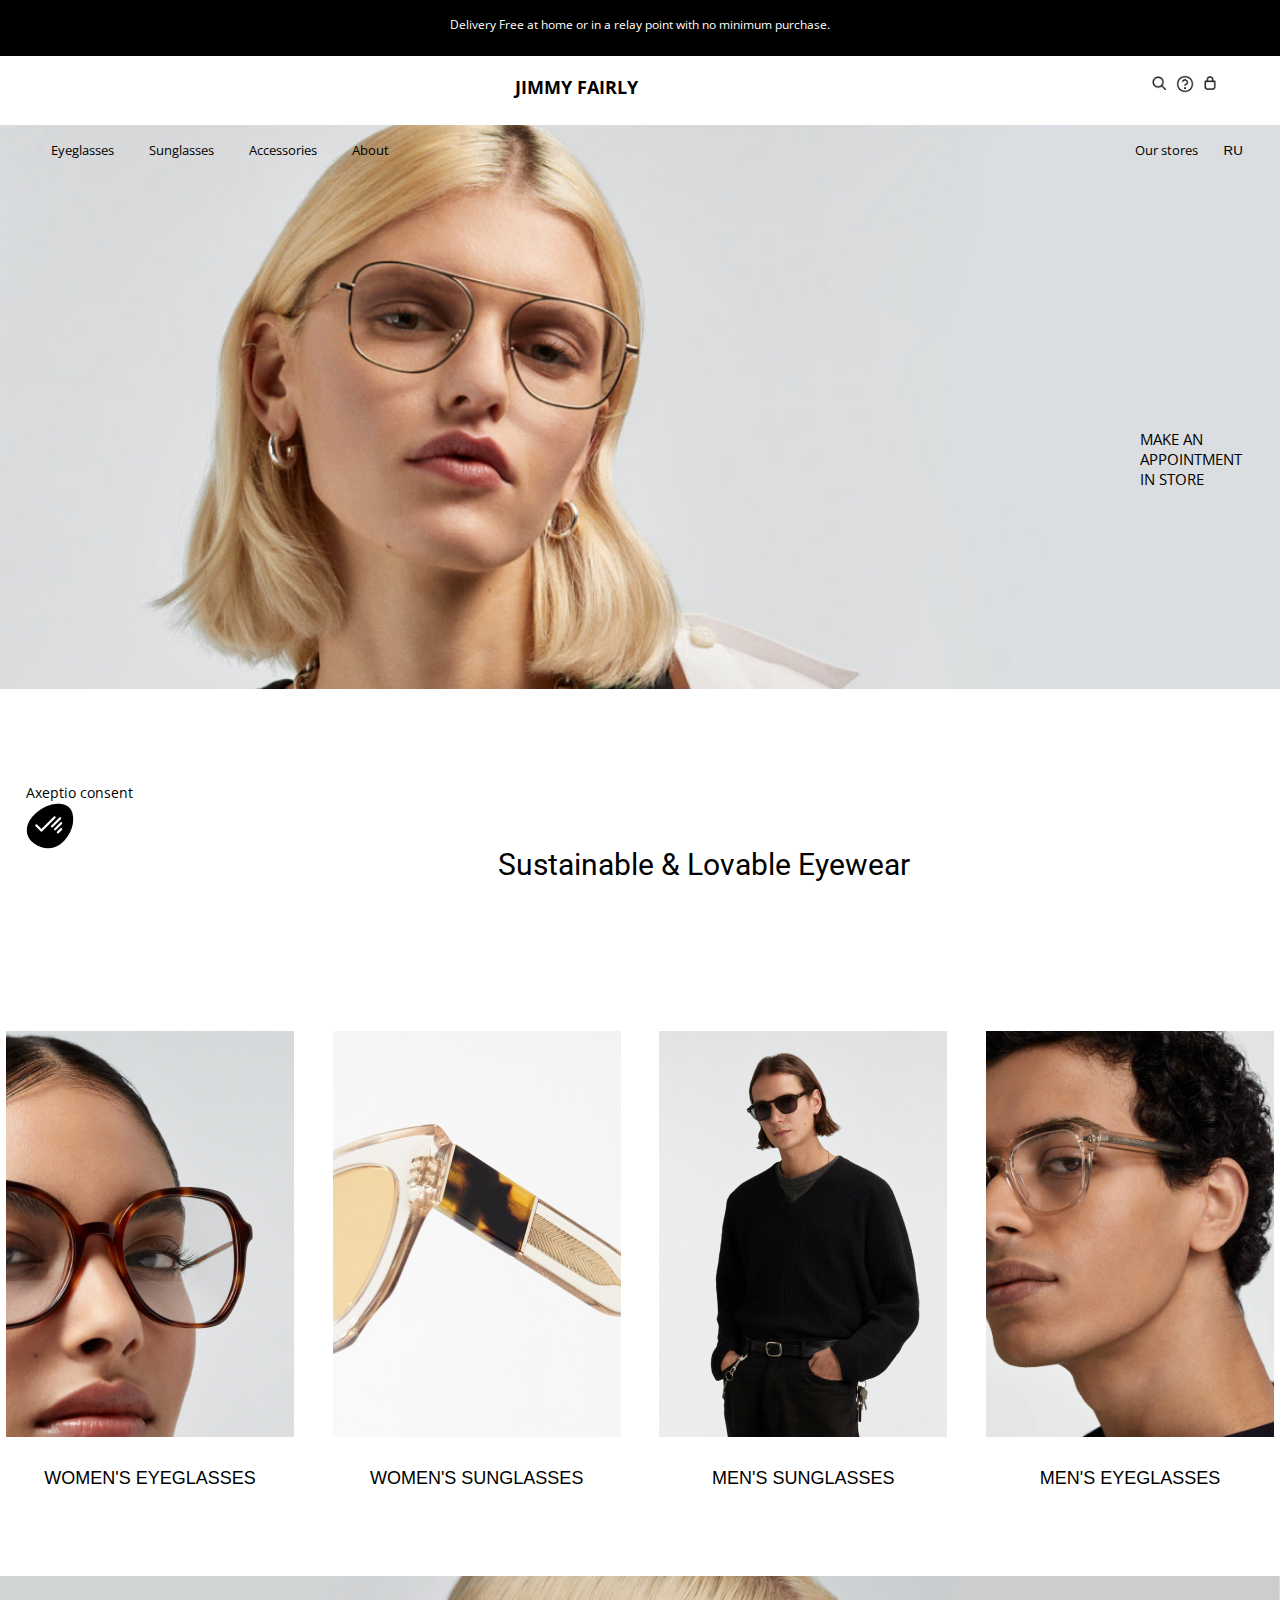
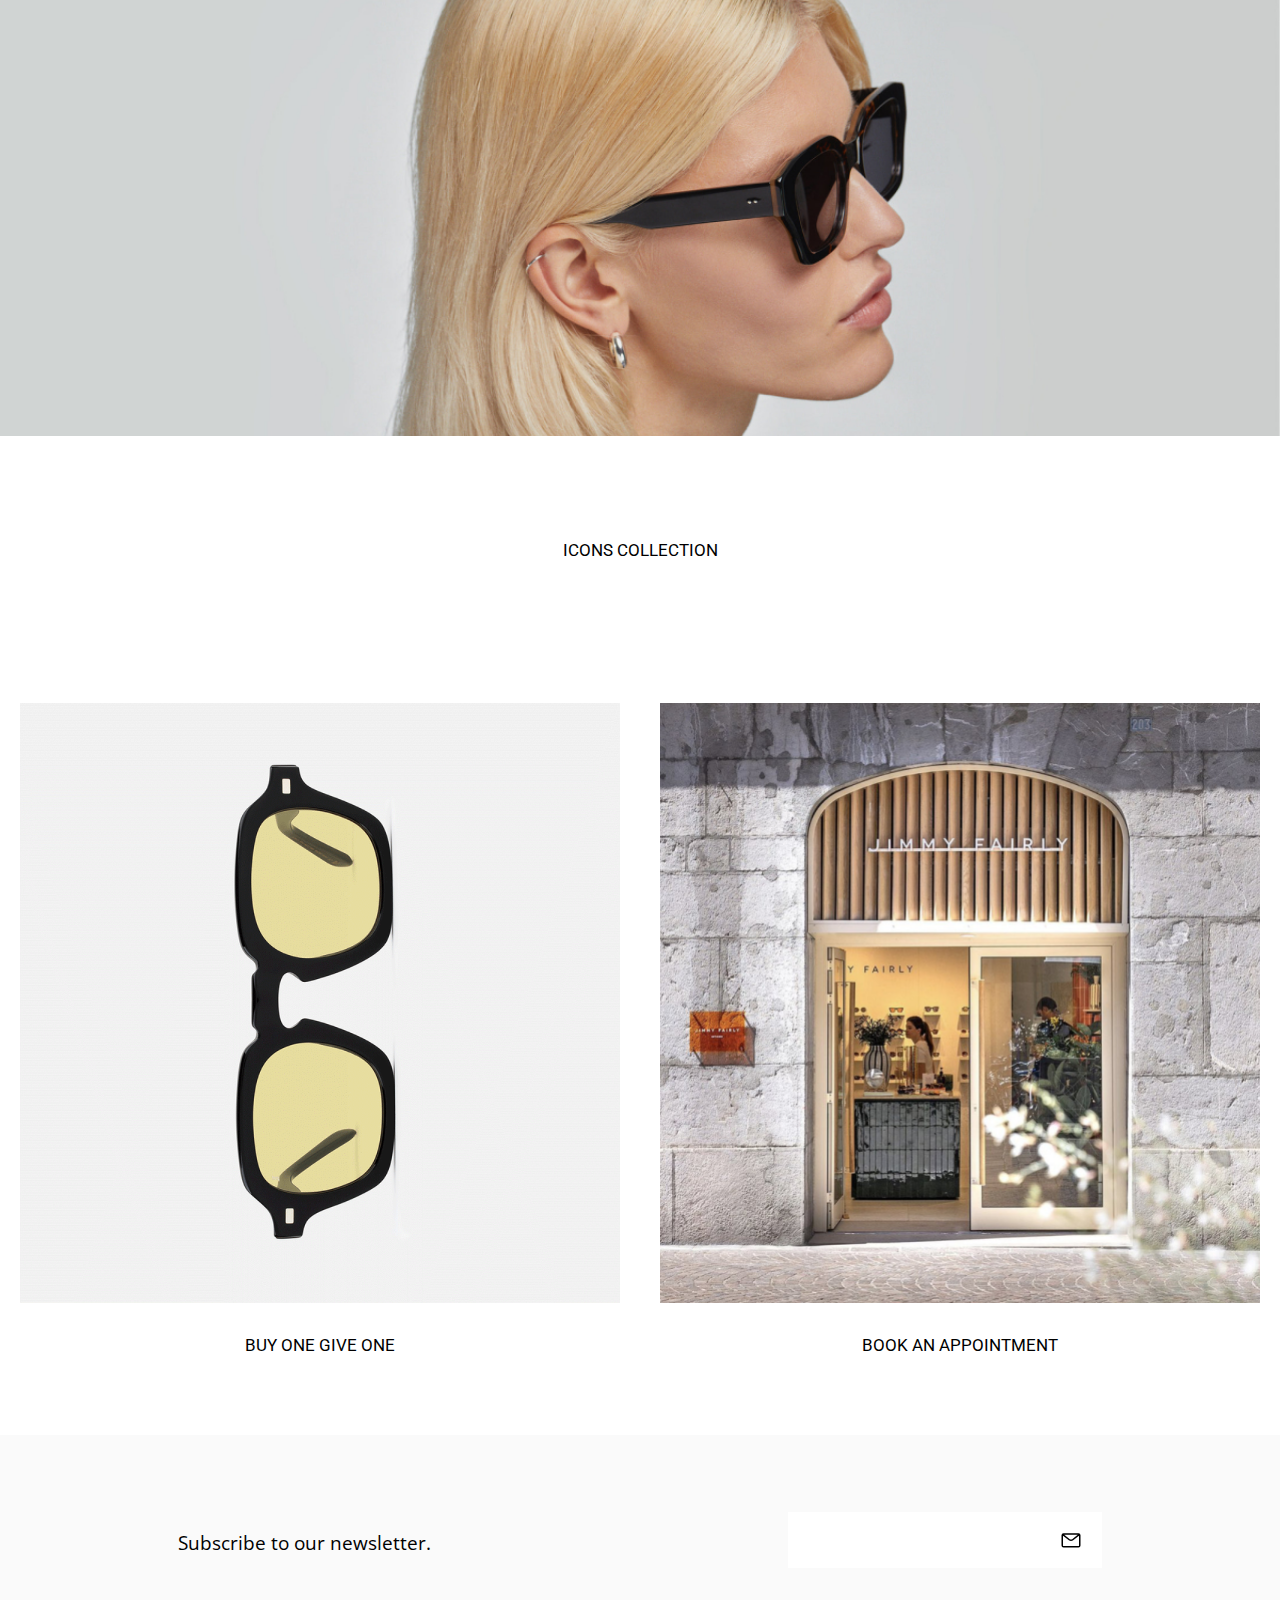
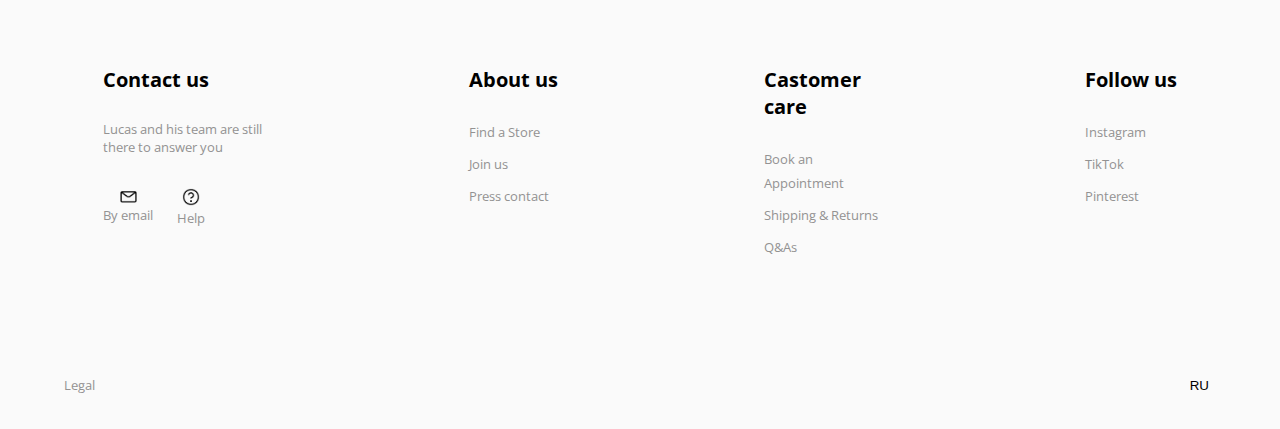
<file: index.html>
<!DOCTYPE html>
<html lang="en">
<head>
    <meta charset="UTF-8">
    <meta http-equiv="X-UA-Compatible" content="IE=edge">
    <meta name="viewport" content="width=device-width, initial-scale=1.0">
    <title>Test</title>
    <link rel="stylesheet" type="text/css" href="css/style.css">
    <script>
        function changeLanguage(){
            document.location='index-ru.html'
        }
    </script>
</head>
<body>
    <header>
        <section>
            <div class="header_first-line">
                <p>Delivery Free at home or in a relay point with no minimum purchase.</p>
            </div>
        </section>
        <section>
            <div class="header_second-line">
                <h1>JIMMY FAIRLY</h1>
                <nav class="header_main-nav">
                    <a id="search" href="#"><img src="images/search.png" alt="search" width="14" height="14"></a>
                    <a href="#"><img src="images/questions.png" alt="questions" width="18" height="18"></a>
                    <a href="#"><img src="images/sing.png" alt="sing" width="12" height="14"></a>
                </nav>
            </div>
            <div id="search-input"></div>
        </section>
    </header>
    <main>
        <article>
        <section>
            <div class="first">
                <div class="first_nav">
                    <nav class="krea__nav">
                        <ul class="menu__link">
                            <li><a class="nav__link" href="#">Eyeglasses</a></li>
                            <li><a class="nav__link" href="#">Sunglasses</a></li>
                            <li><a class="nav__link" href="#">Accessories</a></li>
                            <li><a class="nav__link" href="#">About</a></li>
                        </ul>
                    </nav>
                    <a class="burger" id="dropDown">
                        <span class="burger__items"></span>
                    </a>
                    <div class="first_nav-right">
                    <a href="#">Our stores</a>
                    <button class="language-to-ru" onclick="changeLanguage()">RU</button>
                    </div>
                </div>
                <div class="first_text-on">
                    <p>MAKE AN <br>
                    APPOINTMENT <br>
                    IN STORE</p>
                </div>
            </div>
        </section>
        <section>
            <div class="second">
                <div class="second_first-part">
                    <div>
                        <p>Axeptio consent</p>
                        <img src="images/second.png" width="48" height="48">
                    </div>
                    <p id="second">Sustainable & Lovable Eyewear</p>
                </div>
                <div class="second_second-part">
                    <div class="r">
                        <div id="womens-eyeglasses-photo"></div>
                        <button type="submit" id="womens-eyeglasses" value="womens-eyeglasses">WOMEN'S EYEGLASSES</button>
                    </div>
                    <div class="r">
                        <div id="womens-sunglasses-photo"></div>
                        <button type="submit" id="womens-sunglasses" value="womens-sunglasses">WOMEN'S SUNGLASSES</button>
                    </div>
                    <div class="r"> 
                        <div id="mens-sunglasses-photo"></div>
                        <button type="submit" value="mens-sunglasses" id="mens-sunglasses">MEN'S SUNGLASSES</button>
                    </div>
                    <div class="r">
                        <div id="mens-eyeglasses-photo"></div>
                        <button type="submit" value="mens-eyeglasses" id="mens-eyeglasses">MEN'S EYEGLASSES</button>
                    </div>
                </div>
            </div>
        </section>
        <section>
            <div class="third">
            </div>
        </section>
        <section>
            <div class="fourth">
                <div class="fourth_first-part">
                    <button type="submit" id="icon-collection" value="icon-collection">ICONS COLLECTION</p>
                </div>
                <div class="fourth_second-part">
                    <div class="fourth_second-part-1">
                        <div id="fourth_first"></div>
                        <button type="submit" id="buy-one-one" value="buy">BUY ONE GIVE ONE</button>
                    </div>
                    <div class="fourth_second-part-2">
                        <div id="fourth_second"></div>
                        <button type="submit" id="book-appointment" value="appointment">BOOK AN APPOINTMENT</button>
                    </div>
                </div>
                <div class="fourth_third-part">
                    <div>
                        <p>Subscribe to our newsletter.</p>
                        <form >
                        <input type="email" id="email" pattern="[a-z0-9._%+-]+@[a-z0-9.-]+\.[a-z]{2,4}$" size="32">
                        <input type="submit" id="subscribe" value=" " >
                        </form>
                    </div>
                </div>
            </div>
        </section>
    </article>
    </main>
    <footer>
        <div class="footer_info">
            <div>
                <div class="show">
                <h3>Contact us</h3>
                <div class="arrow-cont">
                    <span class="arrowtr arrow-down"></span>
                </div>
                </div>
                <div class="hide">
                <p>Lucas and his team are still<br>
                    there to answer you
                </p>
                <div class='footer_info-contact'>
                    <div>
                        <img src="images/mail.png" width="17" height="12" alt="email icon">
                        <a>By email</a>
                    </div>
                    <div>
                        <img src="images/questions.png" width="18" height="18" alt="search icon">
                        <a>Help</a>
                    </div>
                </div>
                </div>
            </div>
            <div>
                <div class="show">
                    <h3>About us</h3>
                    <div class="arrow-cont">
                        <span class="arrowtr arrow-down"></span>
                    </div>
                </div>
                <div class="hide">
                <ul>
                    <li><a>Find a Store</a></li>
                    <li><a>Join us</a></li>
                    <li><a>Press contact</a></li>
                </ul>
                </div>
            </div>
            <div>
                <div class="show">
                    <h3>Castomer<br>
                        care</h3>
                        <div class="arrow-cont">
                            <span class="arrowtr arrow-down"></span>
                        </div>
                </div>
                <div class="hide">
                <ul>
                    <li><a>Book an<br>
                    Appointment</a></li>
                    <li><a>Shipping & Returns</a></li>
                    <li><a>Q&As</a></li>
                </ul>
               </div>
            </div>
            <div>
                <div class="show">
                    <h3>Follow us</h3>
                    <div class="arrow-cont">
                        <span class="arrowtr arrow-down"></span>
                    </div>
                </div>
                <div class="hide">
                <ul>
                    <li><a href="https://www.instagram.com/" target="_blank">Instagram</a></li>
                    <li><a href="https://www.tiktok.com/en/" target="_blank">TikTok</a></li>
                    <li><a href="https://www.pinterest.com/" target="_blank">Pinterest</a></li>
                </ul>
                </div>
            </div>
        </div>
        <div class="bottom-line">
            <p>Legal</p>
            <button class="language-to-ru" onclick="changeLanguage()">RU</button>
        </div>
    </footer>
    <script src="main.js"></script>
</body>
</html>
</file>
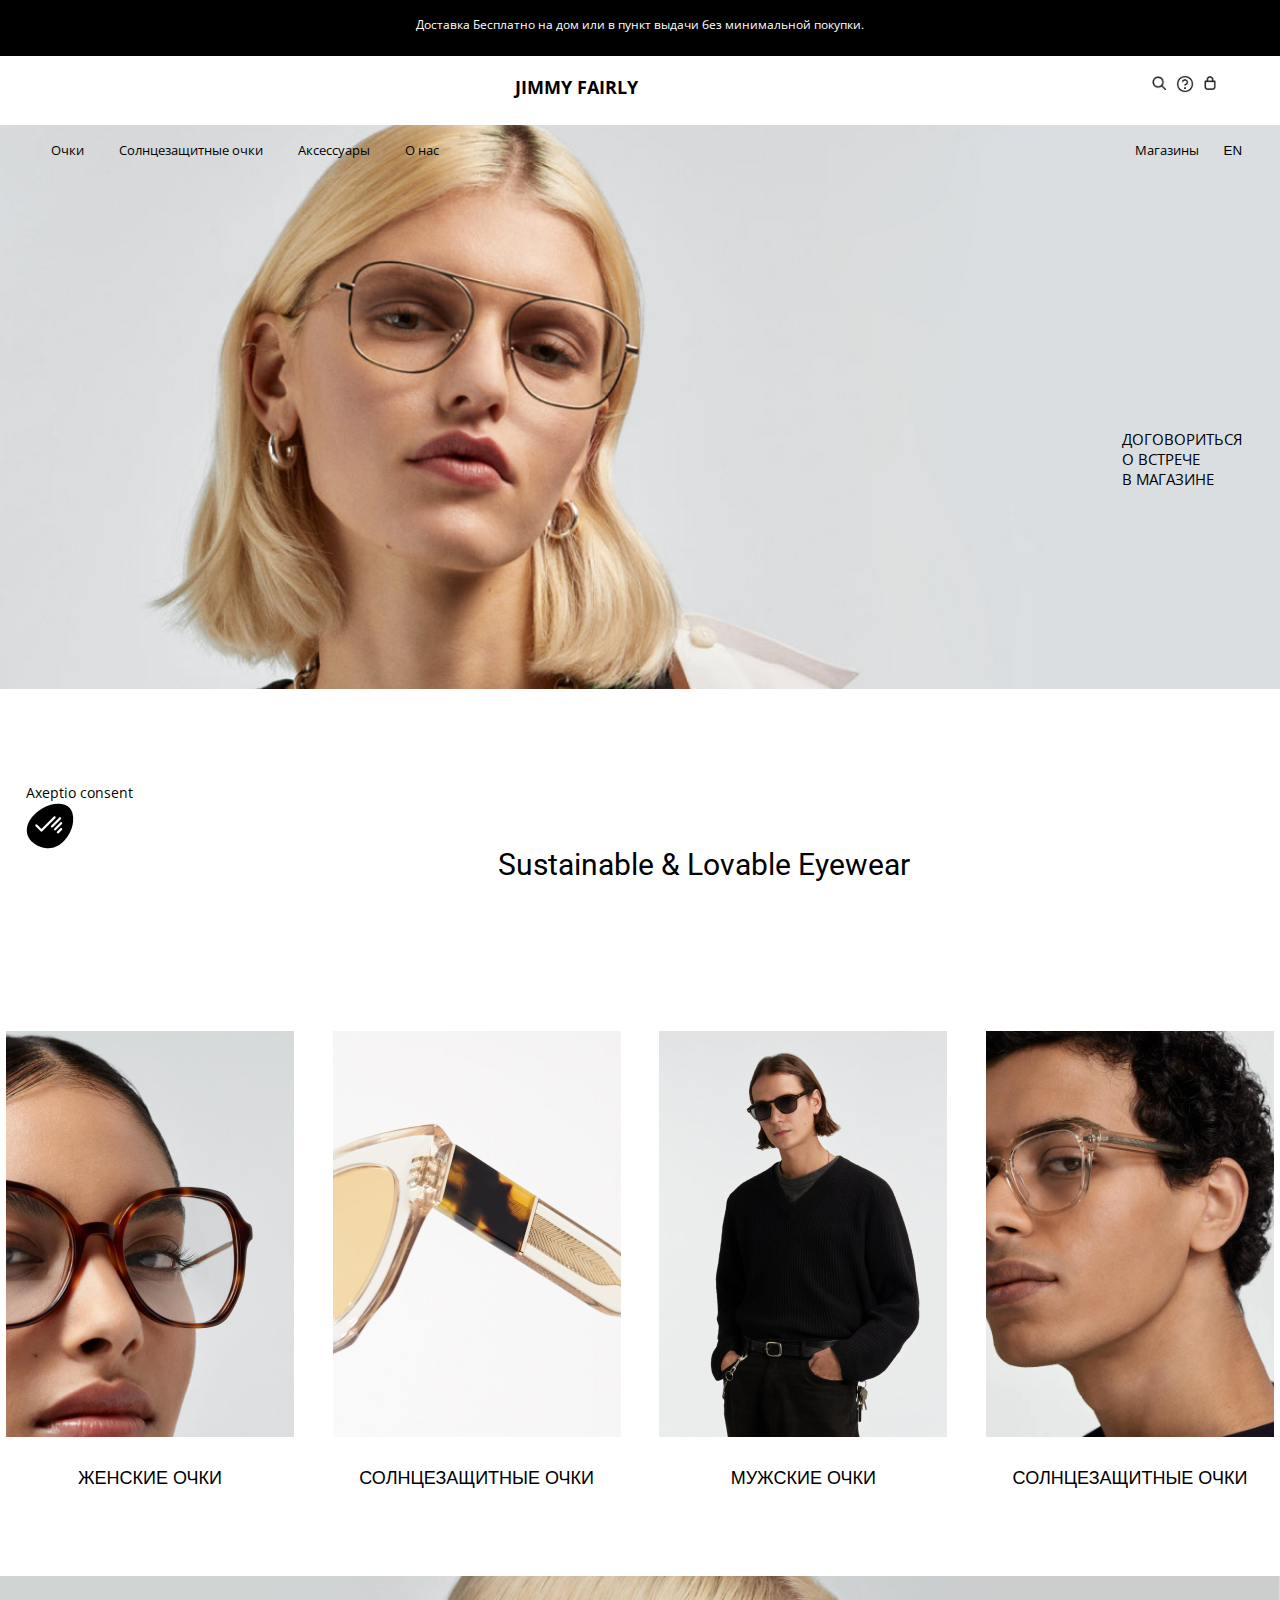
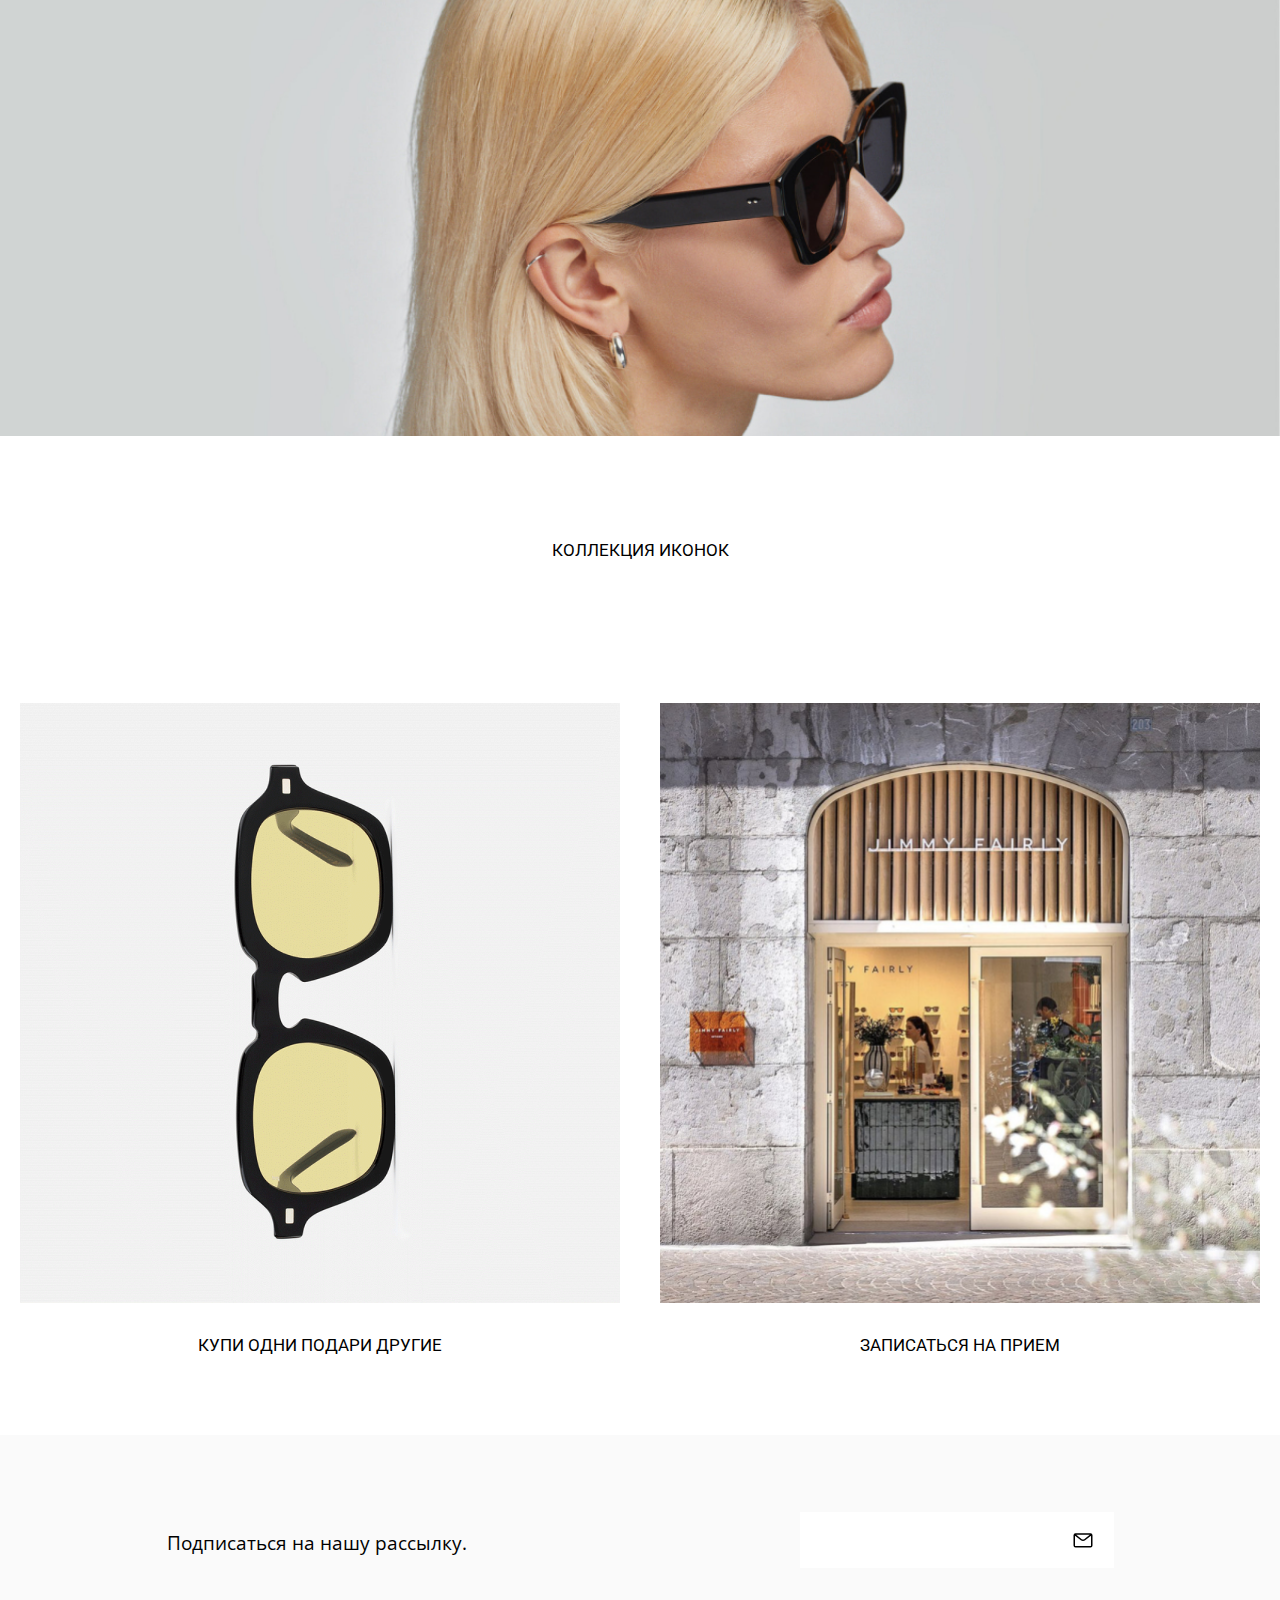
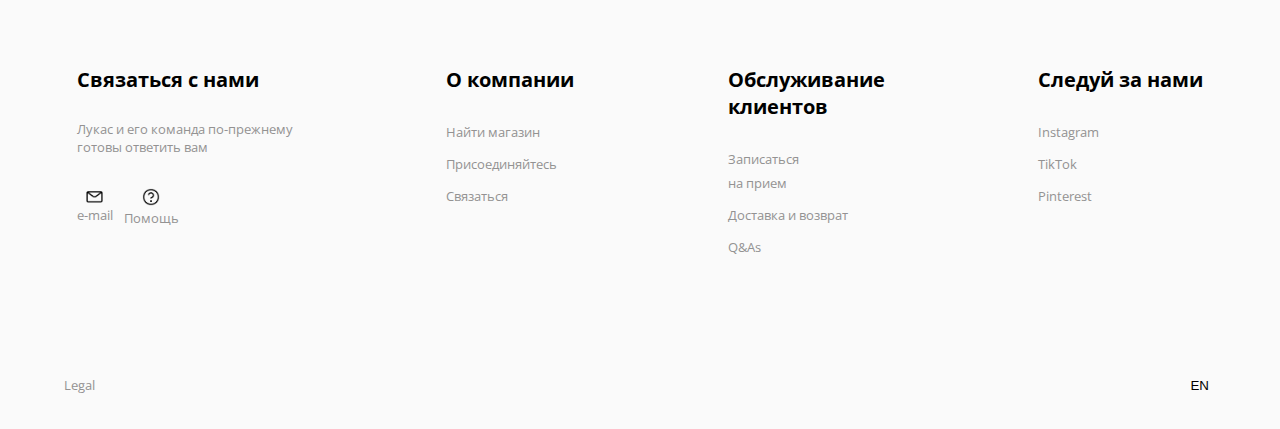
<file: index-ru.html>
<!DOCTYPE html>
<html lang="en">
<head>
    <meta charset="UTF-8">
    <meta http-equiv="X-UA-Compatible" content="IE=edge">
    <meta name="viewport" content="width=device-width, initial-scale=1.0">
    <title>test</title>
    <link rel="stylesheet" type="text/css" href="css/style.css">
    <script>
        function changeLanguage(){
            document.location='index.html'
        }
    </script>
</head>
<body>
    <header>
        <section>
            <div class="header_first-line">
                <p>Доставка Бесплатно на дом или в пункт выдачи без минимальной покупки.</p>
            </div>
        </section>
        <section>
            <div class="header_second-line">
                <h1>JIMMY FAIRLY</h1>
                <nav class="header_main-nav">
                    <a id="search" href="#"><img src="images/search.png" alt="search" width="14" height="14"></a>
                    <a href="#"><img src="images/questions.png" alt="questions" width="18" height="18"></a>
                    <a href="#"><img src="images/sing.png" alt="sing" width="12" height="14"></a>
                </nav>
            </div>
            <div id="search-input"></div>
        </section>
    </header>
    <main>
        <article>
        <section>
            <div class="first">
                <div class="first_nav">
                    <nav class="krea__nav">
                         <ul class="menu__link">
                            <li><a class="nav__link" href="#">Очки</a></li>
                            <li><a class="nav__link" href="#">Солнцезащитные очки</a></li>
                            <li><a class="nav__link" href="#">Аксессуары</a></li>
                            <li><a class="nav__link" href="#">О нас</a></li>
                        </ul>
                    </nav>
                    <a class="burger" id="dropDown">
                        <span class="burger__items" ></span>
                    </a>
                    <div class="first_nav-right">
                    <a href="#">Магазины</a>
                    <button class="language-to-en" onclick="changeLanguage()">EN</button>
                    </div>
                </div>
                <div class="first_text-on">
                    <p>ДОГОВОРИТЬСЯ <br>
                    О ВСТРЕЧЕ<br>
                    В МАГАЗИНЕ</p>
                </div>
            </div>
        </section>
        <section>
            <div class="second">
                <div class="second_first-part">
                    <div>
                        <p>Axeptio consent</p>
                        <img src="images/second.png" width="48" height="48">
                    </div>
                    <p id="second">Sustainable & Lovable Eyewear</p>
                </div>
                <div class="second_second-part">
                    <div class="r">
                        <div id="womens-eyeglasses-photo"></div>
                        <button type="submit" id="womens-eyeglasses" value="womens-eyeglasses">ЖЕНСКИЕ ОЧКИ</button>
                    </div>
                    <div class="r">
                        <div id="womens-sunglasses-photo"></div>
                        <button type="submit" id="womens-sunglasses" value="womens-sunglasses">СОЛНЦЕЗАЩИТНЫЕ ОЧКИ</button>
                    </div>
                    <div class="r"> 
                        <div id="mens-sunglasses-photo"></div>
                        <button type="submit" value="mens-sunglasses" id="mens-sunglasses">МУЖСКИЕ ОЧКИ</button>
                    </div>
                    <div class="r">
                        <div id="mens-eyeglasses-photo"></div>
                        <button type="submit" value="mens-eyeglasses" id="mens-eyeglasses">СОЛНЦЕЗАЩИТНЫЕ ОЧКИ</button>
                    </div>
                </div>
            </div>
        </section>
        <section>
            <div class="third">
            </div>
        </section>
        <section>
            <div class="fourth">
                <div class="fourth_first-part">
                    <button type="submit" id="icon-collection" value="icon-collection">КОЛЛЕКЦИЯ ИКОНОК</p>
                </div>
                <div class="fourth_second-part">
                    <div class="fourth_second-part-1">
                        <div id="fourth_first"></div>
                        <button type="submit" id="buy-one-one" value="buy">КУПИ ОДНИ ПОДАРИ ДРУГИЕ</button>
                    </div>
                    <div class="fourth_second-part-2">
                        <div id="fourth_second"></div>
                        <button type="submit" id="book-appointment" value="appointment">ЗАПИСАТЬСЯ НА ПРИЕМ</button>
                    </div>
                </div>
                <div class="fourth_third-part">
                    <div>
                        <p>Подписаться на нашу рассылку.</p>
                        <form>
                        <input type="email" id="email" pattern="[a-z0-9._%+-]+@[a-z0-9.-]+\.[a-z]{2,4}$" size="32">
                        <input type="submit" id="subscribe" value=" " >
                        </form>
                    </div>
                </div>
            </div>
        </section>
    </article>
    </main>
    <footer>
        <div class="footer_info">
            <div>
                <div class="show">
                <h3>Связаться с нами</h3>
                <div class="arrow-cont">
                    <span class="arrowtr arrow-down"></span>
                </div>
                </div>
                <div class="hide">
                    <p>Лукас и его команда по-прежнему<br>
                        готовы ответить вам
                    </p>
                <div class='footer_info-contact'>
                    <div>
                        <img src="images/mail.png" width="17" height="12" alt="email icon">
                        <a>e-mail</a>
                    </div>
                    <div>
                        <img src="images/questions.png" width="18" height="18" alt="search icon">
                        <a>Помощь</a>
                    </div>
                </div>
                </div>
            </div>
            <div>
                <div class="show">
                    <h3>О компании</h3>
                    <div class="arrow-cont">
                        <span class="arrowtr arrow-down"></span>
                    </div>
                </div>
                <div class="hide">
                <ul>
                    <li><a>Найти магазин</a></li>
                    <li><a>Присоединяйтесь</a></li>
                    <li><a>Связаться</a></li>
                </ul>
                </div>
            </div>
            <div>
                <div class="show">
                    <h3>Обслуживание<br>
                        клиентов</h3>
                        <div class="arrow-cont">
                            <span class="arrowtr arrow-down"></span>
                        </div>
                </div>
                <div class="hide">
                <ul>
                    <li><a>Записаться<br>
                        на прием</a></li>
                   <li><a>Доставка и возврат</a></li>
                   <li><a>Q&As</a></li>
                </ul>
               </div>
            </div>
            <div>
                <div class="show">
                    <h3>Следуй за нами</h3>
                    <div class="arrow-cont">
                        <span class="arrowtr arrow-down"></span>
                    </div>
                </div>
                <div class="hide">
                <ul>
                    <li><a href="https://www.instagram.com/" target="_blank">Instagram</a></li>
                    <li><a href="https://www.tiktok.com/en/" target="_blank">TikTok</a></li>
                    <li><a href="https://www.pinterest.com/" target="_blank">Pinterest</a></li>
                </ul>
                </div>
            </div>
        </div>
        <div class="bottom-line">
            <p>Legal</p>
            <button class="language-to-en" onclick="changeLanguage()">EN</button>
        </div>
    </footer>
    <script src="main.js"></script>
</body>
</html>
</file>
<file: css/style.css>
@import url('https://fonts.googleapis.com/css2?family=Open+Sans&family=Roboto:ital@0;1&display=swap');

*{
    margin: 0;
    padding: 0;
}

body {
    font-family: 'Open Sans', sans-serif;
    font-family: 'Roboto', sans-serif;
}
  

a{
    text-decoration: none;
    color: #000000;
}

a:hover{
    font-size: 14px;
}

li{
    display: inline;
    list-style-type: none;
}

button{
    border: none;
    outline: none;
    width: fit-content;
    height: fit-content;
    padding: 7px 7px;
    background-color: inherit;
    cursor: pointer;
    color: #000000;
}

button:hover{
    border-radius: 6px;
    font-size: 97%;
    box-shadow: 0 8px 16px 0 rgba(0, 0, 0, 0.2), 0 6px 20px 0 rgba(0, 0, 0, 0.19);
}

button:active{
    background-color: #FAFAFA;
    color: #54575B;
    font-size: 80%;
}

/*header*/

.header_first-line{
    display: block;
    height: 40px;
    background-color: #000000;
    padding-top: 16px;
    font-family: 'Open Sans';
    font-size: 12px;
    color: #FFFFFF;
    text-align: center;
}
  
.header_second-line{
    display: grid;
    height: 50px;
    grid-template-columns: 90% 10%;
    padding-top: 19px;
}

.header_second-line h1{
    color: #000000;
    font-family:'Open Sans';
    font-size: 18px;
    text-align: center;
}

.header_main-nav{
    display: inline-flex;
    justify-content: space-between;
    flex-wrap: nowrap;
    width: fit-content;
}

.header_main-nav a:nth-of-type(-n+2){
    margin-right: 10px;
}


/*first*/
.first{
    display: block;
    height: 548px;
    background-image: url("../images/main.png");
    background-position: center;
    background-size: cover;
    padding-top: 16px;
}

.first_nav{
    display:flex;
    height: 18px;
    flex-direction: row;
    flex-wrap: nowrap;
    justify-content: space-between;
    align-items: center;
    font-family: 'Open Sans';
    font-size: 13px;
    color: #000000;
    margin-left: 4vw;
    margin-right: 3vw;
}

.first_nav nav ul li {
    margin-right: 32px;
}

.first_nav-right{
    align-self: flex-end;
    display: flex;
    flex-direction: row;
    justify-content: space-between;
    width: 107px;
    height: 18px;
}

.first_nav-right button{
    height: 18px;
    width: 18px;
    padding: 0;
    border: none;
}

.first_text-on p{
    font-family: 'Open Sans';
    font-size: 15px;
    float:right;
    margin-top: 30vh;
    margin-right:3vw;
    color: #000000;
}

/*second*/

.second{
    height: fit-content;
    padding:0px 6px 89px 6px;
}

.second_first-part{
    display: flex;
    flex-direction: row;
    justify-content: space-between;
    align-items: center;
    flex-wrap: nowrap;
    height: 351px;
}

.second_first-part div{
    display: flex;
    flex-direction: column;
    flex-wrap: nowrap;
    width: 107px;
    height: 68px;
    float: left;
    margin-left: 20px;
    margin-top: -95px;
}

.second_first-part div p{
    font-family: 'Open Sans';
    font-size: 14px;
}

#second{
    margin: 0 auto;
    display: block;
    font-family: 'Roboto';
    font-size: 30px;
    text-align: center;
}

.second_second-part{
    height: 447px;
    display: flex;
    flex-direction: row;
    flex-wrap: nowrap;
    justify-content: space-between;
    align-items: center;
}

#womens-eyeglasses-photo{
    display: block;
    width: 288px;
    height: 406px;
    background-image: url("../images/1.jpg");
    background-position: center;
    background-repeat: no-repeat;
    margin: 0 auto;
}

#womens-eyeglasses-photo:hover{
    background-image: url("../images/1-2.png");
    background-size: cover;
}

#womens-sunglasses-photo{
    display: block;
    width: 288px;
    height: 406px;
    background-image: url("../images/2.jpg");
    background-position: center;
    background-size: cover;
    background-repeat: no-repeat;
    margin: 0 auto;
}

#womens-sunglasses-photo:hover{
    background-image: url("../images/2-2.png");
    background-size: cover;
}

#mens-sunglasses-photo{
    display: block;
    width: 288px;
    height: 406px;
    background-image: url("../images/3.jpg");
    background-position: center;
    background-size: cover;
    background-repeat: no-repeat;
    margin: 0 auto;
}

#mens-sunglasses-photo:hover{
    background-image: url("../images/3-3.png");
    background-size: cover;
}

#mens-eyeglasses-photo{
    display: block;
    width: 288px;
    height: 406px;
    background-image: url("../images/4-4.png");
    background-position: center;
    background-size: cover;
    background-repeat: no-repeat;
    margin: 0 auto;
}

#mens-eyeglasses-photo:hover{
    background-image: url("../images/4.jpg");
    background-size: cover;
}

.second_second-part div button{
    display: block;
    margin: 0 auto;
    font-size: 18px;
    margin-top: 24px;
}

/*third*/

.third{
    background-image: url("../images/third.jpg");
    background-size: cover;
    height: 460px;
    background-position:center;
    background-repeat: no-repeat;
}

/*fourth*/

.fourth{
    display: block;
    height: 1230px;
    margin: 0 auto;
}

.fourth_first-part{
    height: 176px;
    color: #000000;
    align-items: center;
    padding-top: 72px;
}

.fourth_first-part button{
    font-size: 18px;
    margin: 0 auto;
    display: block;
}

.fourth_second-part{
    display: flex;
    flex-direction: row;
    flex-wrap: nowrap;
    justify-content:center;
    align-items: center;
    height: 696px;
}

.fourth_second-part div{
    display: flex;
    flex-direction: column;
    align-items: center;
    width: 100vw;
}

#fourth_first{
    display: block;
    height: 600px;
    width: 600px;
    background-image: url("../images/fourth-1.png");
    background-repeat: no-repeat;
    background-position: center;
    background-size: cover;
}

#fourth_first:hover{
    background-image: url("../images/fourth-1-2.png");
}

#fourth_second{
    display: block;
    height: 600px;
    width: 600px;
    background-image: url("../images/fourth-2.png");
    background-repeat: no-repeat;
    background-size: cover;
}

#fourth_second:hover{
    background-image: url("../images/fourth-2-2.png");
}

.fourth button{
    margin-top: 25px;
    font-family: 'Roboto';
    font-size: 17px;
}

.fourth_third-part{
    background-color: #FAFAFA;
    height: 184px;
    margin-top: 55px;
    padding-top: 77px;
}

.fourth_third-part div{
    display: flex;
    height: 56px;
    flex-direction: row;
    justify-content: space-around;
    text-align: center;
}

.fourth_third-part div p{
    font-family: 'Open Sans';
    font-size: 19px;
    margin-top:18px;
}

.fourth_third-part form{
    display: flex;
    flex-direction: row;
    flex-wrap: nowrap;
    align-items: center;
    width: 286;
    height: 56px;
    padding-right: 21px;
    background-color: #FFFFFF;
}

#email{
    background-color: inherit;
    border: none;
    padding: 0;
    outline: inherit;
}

#subscribe{
    background: url('../images/mail-1.svg');
    background-repeat: no-repeat;
    width: 20px;
    height: 15px;
    color: inherit;
    border: none;
    padding: 0;
    cursor: pointer;
    outline: inherit;
}

#subscribe:hover{
    background-size: 80%;
}

/*footer*/

footer{
    display: block;
    height: fit-content;
    background-color: #FAFAFA;
    margin: 0 auto;
    padding-bottom: 32px;
}

.footer_info{
    height: 176px;
    display: flex;
    flex-direction: row;
    flex-wrap: nowrap;
    justify-content: space-around;
    align-items: flex-start;
}

.footer_info div h3{
    font-family: 'Open Sans';
    font-size: 20px;
    margin-bottom: 27px;
}

/*try*/
.arrow-cont{
    display: none;
}

.arrow-cont span{
    border: solid black;
    border-width: 0 1.5px 1.5px 0;
    display: inline-block;
    padding: 6px;
}

.arrow-up{
    transform: rotate(-135deg);
    -webkit-transform: rotate(-135deg);
}

.arrow-down{
    transform: rotate(45deg);
    -webkit-transform: rotate(45deg);
}
/**/

.footer_info div p{
    font-family: 'Open Sans';
    font-size: 13px;
    color: #939292;
}

.footer_info-contact{
    max-width: 102px;
    display: flex;
    flex-direction: row;
    justify-content: space-between;
    flex-wrap: nowrap;
    margin-top: 32px;
    align-items: center;
}

.footer_info-contact div{
    display: flex;
    flex-direction: column;
    flex-wrap: wrap;
    justify-content: space-between;
    align-items: center;
}

.footer_info div ul li{
    display: block;
    margin-bottom: 8px;
}

.footer_info a{
    font-family: 'Open Sans';
    font-size: 13px;
    color: #939292;
    line-height: 24px;
    cursor: pointer;
}

.footer_info a:hover{
    color: #000000;
}

.footer_info a:visited{
    color: #213f67;
}

.bottom-line{
    display: flex;
    flex-direction: row;
    justify-content: space-between;
    max-width: 90%;
    flex-wrap: nowrap;
    align-items: center;
    height: 24px;
    color: #939292;
    font-family: 'Open Sans';
    font-size: 13px;
    margin:131px auto auto auto;
}

/*MEDIA*/

@media  screen and (max-width:1149px) {
    .second_second-part{
        display: grid;
        grid-template-columns: 50% 50%;
        grid-template-rows: auto;
        grid-template-areas: 
        "div div"
        "div div";
        height: 900px;
        margin: o auto;
    }

    .second_second-part  div button{
        margin-top: 14px;
        margin-bottom: 10px;
    }
    

}

@media screen and (max-width:880px) {
   /* .fourth_second-part div:last-of-type{
        display: none;
    }*/
    .fourth{
        height: 1926px;
    }

    .fourth_second-part{
        display: flex;
        flex-direction: column;
        flex-wrap: nowrap;
        justify-content:center;
        align-items: center;
        height:fit-content;
    }

    #buy-one-one{
        margin-bottom: 40px;
    }
/*hide footer menu*/
    .hide{
        display: none;
    }

    .footer_info{
        height: fit-content;
        display: flex;
        flex-direction: column;
        flex-wrap: nowrap;
        justify-content: space-between;
        align-items: center;
    }

    .show{
        display: flex;
        flex-direction: row;
        justify-content: space-between;
        flex-wrap: nowrap;
        align-items: center;
        width: 140px;
        margin-bottom: 10px;
    }
    .arrow-cont{display: block;}
    
    .footer_info div h3{
        display: block;
        font-family: 'Open Sans';
        font-size: 20px;
        margin-bottom: 0px;
    }
}

@media screen and (max-width:700px){
    .header_main-nav a:nth-of-type(-n+2){
        display: none;
    }

    .header_second-line{
        grid-template-columns: 95% 5%;
    }

    .first{
        background-size: cover;
        background-position: left;
        background-repeat: no-repeat;
    }
}

@media screen and (max-width:570px){
    .fourth_third-part div{
        display: flex;
        width: 286px;
        height: 117px;
        flex-direction: column;
        justify-content: space-between;
        text-align: center;
        margin: 0 auto;
    }
/*main menu*/
    .krea__nav {
        display:  none;
        margin-top: 23px;
        position: absolute;
        background-color:inherit;
        left: 0;
        min-width: 150px;
        z-index: 1;  
    }

     .first_nav nav ul li {
        margin:0px;
     }
    
    .burger {
        z-index: 2;
        display: block;
        position: relative;
        width: 30px;
        height: 18px;
        cursor: pointer;  
    }
    
    .burger span,
    .burger::before,
    .burger::after {
        left: 0;
        position: absolute;
        height: 10%;
        width: 100%;
        transition: all .2s linear;
        background-color: #000000;
    }
    
    .burger::before,
    .burger::after {
        content: "";
    }
    
    .burger::before {
        top: 0;
    }
    
    .burger::after {
         bottom: 0;
    }
    
    .burger span {
        top: 50%;
        transform: scale(1) translate(0px, -50%);
    }
    
    
    .menu__link {
        display: flex;
        flex-direction: column;
        justify-content: space-between;
        height: ;
        padding: 100px 5px 12px 15px;
    }


    .third{
        background-size: contain;
        height: 270px;
    }

/**/

    .second_first-part{
        height: 220px;
    }

    #second{
        font-size: 20px;
    }

/**/
.second_second-part{
    height: 450px;
}

#womens-eyeglasses-photo{
    width: 144px;
    height: 202px;
}

#womens-sunglasses-photo{
    width: 144px;
    height: 202px;
}

#mens-sunglasses-photo{
    width: 144px;
    height: 202px;
}

#mens-eyeglasses-photo{
    width: 144px;
    height: 202px;
}


.second_second-part div button{
    display: block;
    margin: 0 auto;
    font-size: 18px;
    margin-top: 24px;
}

.second_second-part  div button{
    margin-top: 6px;
    margin-bottom: 4px;
    font-size: 10px;
}

/**/

.fourth{
    height: 1100px;
}

.fourth_first-part{
    height: 50px;
    padding-top: 0;
}

#fourth_second, #fourth_first{
    height: 300px;
    width: 300px;}
}

@media screen and (max-width:500px){
    .first_text-on p{
        float:left;
        margin-left:5vw;
        color: #000000;
    }
}

@media screen and (max-width:401px){
    
.header_first-line{
    height: 35px;
    font-size: 10px;
}
}
</file>
